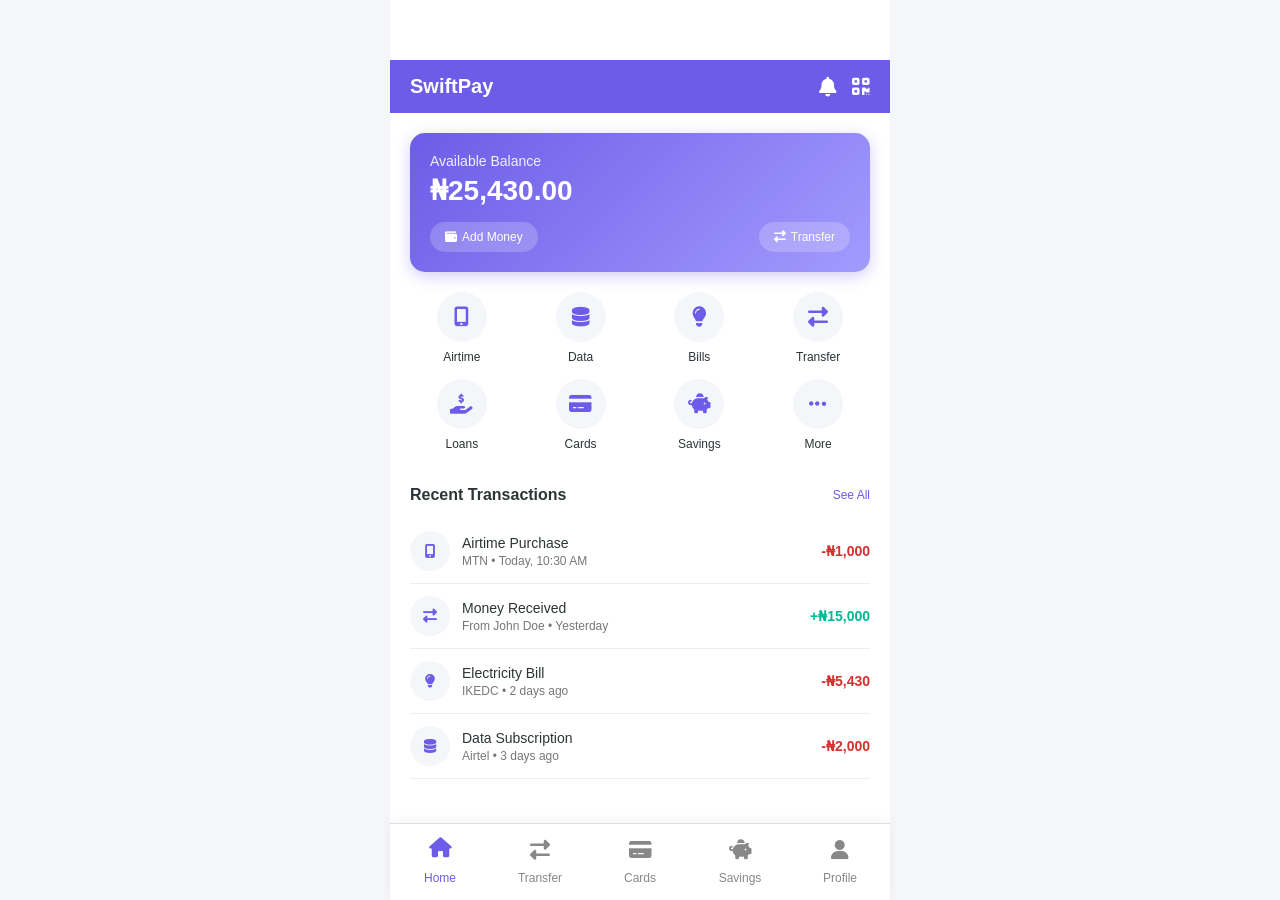
<file: index.html>
<!DOCTYPE html>
<html lang="en">
<head>
    <meta charset="UTF-8">
    <meta name="viewport" content="width=device-width, initial-scale=1.0">
    <title>SwiftPay - Mobile Money</title>
    <link rel="stylesheet" href="https://cdnjs.cloudflare.com/ajax/libs/font-awesome/6.4.0/css/all.min.css">
    <link rel="stylesheet" href="you.css">
</head>
<body>
    <div class="app-container">
        <!-- Home Page -->
        <div class="page active" id="home-page">
            <div class="header">
                <div class="header-title">SwiftPay</div>
                <div class="header-actions">
                    <i class="fas fa-bell header-icon" id="notifications-btn"></i>
                    <i class="fas fa-qrcode header-icon" id="scan-qr-btn"></i>
                </div>
            </div>
            
            <div class="balance-card">
                <div class="balance-label">Available Balance</div>
                <div class="balance-amount">₦25,430.00</div>
                <div class="balance-actions">
                    <button class="balance-btn" id="add-money-btn"><i class="fas fa-wallet"></i> Add Money</button>
                    <button class="balance-btn" id="transfer-btn"><i class="fas fa-exchange-alt"></i> Transfer</button>
                </div>
            </div>
            
            <div class="quick-actions">
                <div class="action-item" data-page="airtime-page">
                    <div class="action-circle">
                        <i class="fas fa-mobile-alt"></i>
                    </div>
                    <div class="action-name">Airtime</div>
                </div>
                <div class="action-item" data-page="data-page">
                    <div class="action-circle">
                        <i class="fas fa-database"></i>
                    </div>
                    <div class="action-name">Data</div>
                </div>
                <div class="action-item" data-page="bills-page">
                    <div class="action-circle">
                        <i class="fas fa-lightbulb"></i>
                    </div>
                    <div class="action-name">Bills</div>
                </div>
                <div class="action-item" data-page="transfer-page">
                    <div class="action-circle">
                        <i class="fas fa-exchange-alt"></i>
                    </div>
                    <div class="action-name">Transfer</div>
                </div>
                <div class="action-item" data-page="loans-page">
                    <div class="action-circle">
                        <i class="fas fa-hand-holding-usd"></i>
                    </div>
                    <div class="action-name">Loans</div>
                </div>
                <div class="action-item" data-page="cards-page">
                    <div class="action-circle">
                        <i class="fas fa-credit-card"></i>
                    </div>
                    <div class="action-name">Cards</div>
                </div>
                <div class="action-item" data-page="savings-page">
                    <div class="action-circle">
                        <i class="fas fa-piggy-bank"></i>
                    </div>
                    <div class="action-name">Savings</div>
                </div>
                <div class="action-item" data-page="more-page">
                    <div class="action-circle">
                        <i class="fas fa-ellipsis-h"></i>
                    </div>
                    <div class="action-name">More</div>
                </div>
            </div>
            
            <div class="section-header">
                <div class="section-title">Recent Transactions</div>
                <div class="section-link" id="see-all-transactions">See All</div>
            </div>
            
            <div class="transactions-list" id="transactions-list">
                <!-- Transactions loaded by JavaScript -->
            </div>
        </div>
        
        <!-- Transfer Page -->
        <div class="page" id="transfer-page">
            <div class="page-header">
                <div class="back-btn"><i class="fas fa-arrow-left"></i></div>
                <div class="page-title">Transfer Money</div>
            </div>
            
            <div class="beneficiaries">
                <div class="form-label">Frequent Beneficiaries</div>
                <div class="beneficiary-list" id="beneficiary-list">
                    <!-- Loaded by JavaScript -->
                </div>
            </div>
            
            <div class="transfer-form">
                <div class="form-group">
                    <label class="form-label">Bank</label>
                    <select class="form-input" id="bank-select">
                        <option value="">Select Bank</option>
                    </select>
                </div>
                
                <div class="form-group">
                    <label class="form-label">Account Number</label>
                    <input type="text" class="form-input" id="account-number" placeholder="Enter account number">
                </div>
                
                <div class="form-group">
                    <label class="form-label">Amount</label>
                    <input type="number" class="form-input" id="transfer-amount" placeholder="Enter amount">
                </div>
                
                <div class="form-group">
                    <label class="form-label">Description (Optional)</label>
                    <input type="text" class="form-input" id="transfer-description" placeholder="Enter description">
                </div>
                
                <button class="submit-btn" id="transfer-now-btn">Transfer Now</button>
            </div>
        </div>
        
        <!-- Airtime Page -->
        <div class="page" id="airtime-page">
            <div class="page-header">
                <div class="back-btn"><i class="fas fa-arrow-left"></i></div>
                <div class="page-title">Buy Airtime</div>
            </div>
            
            <div class="network-options" id="airtime-networks">
                <!-- Loaded by JavaScript -->
            </div>
            
            <div class="transfer-form">
                <div class="form-group">
                    <label class="form-label">Phone Number</label>
                    <input type="tel" class="form-input" id="airtime-phone" placeholder="Enter phone number">
                </div>
                
                <div class="form-group">
                    <label class="form-label">Amount</label>
                    <input type="number" class="form-input" id="airtime-amount" placeholder="Enter amount">
                </div>
                
                <button class="submit-btn" id="buy-airtime-btn">Buy Airtime</button>
            </div>
        </div>
        
        <!-- Data Page -->
        <div class="page" id="data-page">
            <div class="page-header">
                <div class="back-btn"><i class="fas fa-arrow-left"></i></div>
                <div class="page-title">Buy Data</div>
            </div>
            
            <div class="network-options" id="data-networks">
                <!-- Loaded by JavaScript -->
            </div>
            
            <div class="plans-container">
                <div class="form-group">
                    <label class="form-label">Phone Number</label>
                    <input type="tel" class="form-input" id="data-phone" placeholder="Enter phone number">
                </div>
                
                <div class="section-header">
                    <div class="section-title">Data Plans</div>
                </div>
                
                <div class="data-plans" id="data-plans">
                    <!-- Loaded by JavaScript -->
                </div>
                
                <button class="submit-btn" id="buy-data-btn">Continue</button>
            </div>
        </div>
        
        <!-- Bills Page -->
        <div class="page" id="bills-page">
            <div class="page-header">
                <div class="back-btn"><i class="fas fa-arrow-left"></i></div>
                <div class="page-title">Pay Bills</div>
            </div>
            
            <div class="bill-categories" id="bill-categories">
                <!-- Loaded by JavaScript -->
            </div>
        </div>
        
        <!-- Loans Page -->
        <div class="page" id="loans-page">
            <div class="page-header">
                <div class="back-btn"><i class="fas fa-arrow-left"></i></div>
                <div class="page-title">Loans</div>
            </div>
            
            <div class="loan-products" id="loan-products">
                <!-- Loaded by JavaScript -->
            </div>
        </div>
        
        <!-- Cards Page -->
        <div class="page" id="cards-page">
            <div class="page-header">
                <div class="back-btn"><i class="fas fa-arrow-left"></i></div>
                <div class="page-title">My Cards</div>
            </div>
            
            <div class="cards-container" id="cards-container">
                <!-- Loaded by JavaScript -->
            </div>
        </div>
        
        <!-- Savings Page -->
        <div class="page" id="savings-page">
            <div class="page-header">
                <div class="back-btn"><i class="fas fa-arrow-left"></i></div>
                <div class="page-title">Savings</div>
            </div>
            
            <div class="savings-products" id="savings-products">
                <!-- Loaded by JavaScript -->
            </div>
        </div>
        
        <!-- Profile Page -->
        <div class="page" id="profile-page">
            <div class="page-header">
                <div class="back-btn"><i class="fas fa-arrow-left"></i></div>
                <div class="page-title">My Profile</div>
            </div>
            
            <div class="profile-header">
                <div class="profile-avatar">JD</div>
                <div class="profile-info">
                    <h3>John Doe</h3>
                    <p>+234 812 345 6789</p>
                    <p>john.doe@example.com</p>
                </div>
            </div>
            
            <div class="profile-menu">
                <div class="menu-item" id="security-menu">
                    <div class="menu-item-left">
                        <div class="menu-icon">
                            <i class="fas fa-user-shield"></i>
                        </div>
                        <div class="menu-name">Account Security</div>
                    </div>
                    <div><i class="fas fa-chevron-right"></i></div>
                </div>
                
                <div class="menu-item" id="history-menu">
                    <div class="menu-item-left">
                        <div class="menu-icon">
                            <i class="fas fa-history"></i>
                        </div>
                        <div class="menu-name">Transaction History</div>
                    </div>
                    <div><i class="fas fa-chevron-right"></i></div>
                </div>
                
                <div class="menu-item" id="notifications-menu">
                    <div class="menu-item-left">
                        <div class="menu-icon">
                            <i class="fas fa-bell"></i>
                        </div>
                        <div class="menu-name">Notifications</div>
                    </div>
                    <div><i class="fas fa-chevron-right"></i></div>
                </div>
                
                <div class="menu-item" id="help-menu">
                    <div class="menu-item-left">
                        <div class="menu-icon">
                            <i class="fas fa-question-circle"></i>
                        </div>
                        <div class="menu-name">Help & Support</div>
                    </div>
                    <div><i class="fas fa-chevron-right"></i></div>
                </div>
                
                <div class="menu-item" id="settings-menu">
                    <div class="menu-item-left">
                        <div class="menu-icon">
                            <i class="fas fa-cog"></i>
                        </div>
                        <div class="menu-name">Settings</div>
                    </div>
                    <div><i class="fas fa-chevron-right"></i></div>
                </div>
                
                <div class="menu-item" id="logout-menu">
                    <div class="menu-item-left">
                        <div class="menu-icon">
                            <i class="fas fa-sign-out-alt"></i>
                        </div>
                        <div class="menu-name">Logout</div>
                    </div>
                    <div><i class="fas fa-chevron-right"></i></div>
                </div>
            </div>
        </div>
        
        <!-- Bottom Navigation -->
        <div class="bottom-nav">
            <div class="nav-item active" data-page="home-page">
                <div class="nav-icon"><i class="fas fa-home"></i></div>
                <div>Home</div>
            </div>
            <div class="nav-item" data-page="transfer-page">
                <div class="nav-icon"><i class="fas fa-exchange-alt"></i></div>
                <div>Transfer</div>
            </div>
            <div class="nav-item" data-page="cards-page">
                <div class="nav-icon"><i class="fas fa-credit-card"></i></div>
                <div>Cards</div>
            </div>
            <div class="nav-item" data-page="savings-page">
                <div class="nav-icon"><i class="fas fa-piggy-bank"></i></div>
                <div>Savings</div>
            </div>
            <div class="nav-item" data-page="profile-page">
                <div class="nav-icon"><i class="fas fa-user"></i></div>
                <div>Profile</div>
            </div>
        </div>
    </div>

    <script src="you.js"></script>
</body>
</html>
</file>
<file: you.css>
/* Base Styles */
* {
    margin: 0;
    padding: 0;
    box-sizing: border-box;
    font-family: 'Segoe UI', Tahoma, Geneva, Verdana, sans-serif;
}

body {
    background-color: #f5f6fa;
    color: #2d3436;
    font-size: 14px;
}

.app-container {
    max-width: 500px;
    margin: 0 auto;
    background-color: white;
    min-height: 100vh;
    position: relative;
    overflow-x: hidden;
}

/* Header Styles */
.header {
    background-color: #6c5ce7;
    color: white;
    padding: 15px 20px;
    display: flex;
    justify-content: space-between;
    align-items: center;
    position: sticky;
    top: 0;
    z-index: 100;
}

.header-title {
    font-size: 20px;
    font-weight: bold;
}

.header-actions {
    display: flex;
    gap: 15px;
}

.header-icon {
    font-size: 20px;
    cursor: pointer;
}

/* Balance Card */
.balance-card {
    background: linear-gradient(135deg, #6c5ce7, #a29bfe);
    color: white;
    margin: 20px;
    padding: 20px;
    border-radius: 15px;
    box-shadow: 0 4px 15px rgba(108, 92, 231, 0.3);
}

.balance-label {
    font-size: 14px;
    opacity: 0.9;
}

.balance-amount {
    font-size: 28px;
    font-weight: bold;
    margin: 5px 0 15px;
}

.balance-actions {
    display: flex;
    justify-content: space-between;
}

.balance-btn {
    background-color: rgba(255, 255, 255, 0.2);
    border: none;
    color: white;
    padding: 8px 15px;
    border-radius: 20px;
    font-size: 12px;
    font-weight: 500;
    display: flex;
    align-items: center;
    gap: 5px;
    cursor: pointer;
}

/* Quick Actions */
.quick-actions {
    display: grid;
    grid-template-columns: repeat(4, 1fr);
    gap: 15px;
    padding: 0 20px 20px;
}

.action-item {
    display: flex;
    flex-direction: column;
    align-items: center;
    gap: 8px;
    cursor: pointer;
}

.action-circle {
    width: 50px;
    height: 50px;
    border-radius: 50%;
    background-color: #f5f6fa;
    display: flex;
    align-items: center;
    justify-content: center;
    font-size: 20px;
    color: #6c5ce7;
}

.action-name {
    font-size: 12px;
    font-weight: 500;
    text-align: center;
}

/* Transactions */
.section-header {
    display: flex;
    justify-content: space-between;
    align-items: center;
    padding: 15px 20px;
}

.section-title {
    font-weight: 600;
    font-size: 16px;
}

.section-link {
    color: #6c5ce7;
    font-size: 12px;
    font-weight: 500;
    cursor: pointer;
}

.transactions-list {
    padding: 0 20px 80px;
}

.transaction-item {
    display: flex;
    justify-content: space-between;
    align-items: center;
    padding: 12px 0;
    border-bottom: 1px solid #eee;
}

.transaction-left {
    display: flex;
    align-items: center;
    gap: 12px;
}

.transaction-icon {
    width: 40px;
    height: 40px;
    border-radius: 50%;
    background-color: #f5f6fa;
    display: flex;
    align-items: center;
    justify-content: center;
    color: #6c5ce7;
}

.transaction-details h4 {
    font-size: 14px;
    font-weight: 500;
    margin-bottom: 3px;
}

.transaction-details p {
    font-size: 12px;
    color: #777;
}

.transaction-amount {
    font-weight: 600;
}

.credit {
    color: #00b894;
}

.debit {
    color: #d63031;
}

/* Bottom Navigation */
.bottom-nav {
    position: fixed;
    bottom: 0;
    width: 100%;
    max-width: 500px;
    background-color: white;
    display: flex;
    justify-content: space-around;
    padding: 12px 0;
    border-top: 1px solid #eee;
    z-index: 100;
}

.nav-item {
    display: flex;
    flex-direction: column;
    align-items: center;
    gap: 5px;
    color: #777;
    font-size: 12px;
    cursor: pointer;
}

.nav-item.active {
    color: #6c5ce7;
}

.nav-icon {
    font-size: 20px;
}

/* Page Styles */
.page {
    display: none;
    position: absolute;
    top: 0;
    left: 0;
    width: 100%;
    height: 100%;
    background-color: white;
    z-index: 200;
    padding-top: 60px;
    overflow-y: auto;
}

.page.active {
    display: block;
    animation: slideIn 0.3s forwards;
}

.page-header {
    position: fixed;
    top: 0;
    left: 0;
    width: 100%;
    max-width: 500px;
    background-color: #6c5ce7;
    color: white;
    padding: 15px 20px;
    display: flex;
    align-items: center;
    gap: 15px;
    z-index: 210;
}

.back-btn {
    font-size: 20px;
    cursor: pointer;
}

.page-title {
    font-size: 18px;
    font-weight: 600;
}

/* Form Styles */
.transfer-form, .plans-container {
    padding: 20px;
}

.form-group {
    margin-bottom: 20px;
}

.form-label {
    display: block;
    margin-bottom: 8px;
    font-weight: 500;
    font-size: 14px;
}

.form-input {
    width: 100%;
    padding: 12px 15px;
    border: 1px solid #ddd;
    border-radius: 10px;
    font-size: 14px;
}

.form-input:focus {
    border-color: #6c5ce7;
    outline: none;
}

.submit-btn {
    background-color: #6c5ce7;
    color: white;
    border: none;
    padding: 15px;
    width: 100%;
    border-radius: 10px;
    font-size: 16px;
    font-weight: 600;
    cursor: pointer;
    margin-top: 10px;
}

/* Network Options */
.network-options, .bill-categories {
    padding: 20px;
    display: grid;
    grid-template-columns: repeat(4, 1fr);
    gap: 15px;
}

.network-item, .bill-item {
    display: flex;
    flex-direction: column;
    align-items: center;
    gap: 8px;
    cursor: pointer;
}

.network-logo, .bill-icon {
    width: 50px;
    height: 50px;
    border-radius: 50%;
    background-color: #f5f6fa;
    display: flex;
    align-items: center;
    justify-content: center;
    font-size: 20px;
}

/* Data Plans */
.data-plans {
    margin-top: 15px;
}

.plan-card {
    background-color: white;
    border-radius: 10px;
    padding: 15px;
    margin-bottom: 15px;
    box-shadow: 0 2px 10px rgba(0, 0, 0, 0.05);
    border: 1px solid #eee;
    cursor: pointer;
}

.plan-card:hover {
    border-color: #6c5ce7;
}

.plan-header {
    display: flex;
    justify-content: space-between;
    margin-bottom: 10px;
}

.plan-amount {
    font-weight: 600;
    font-size: 16px;
}

.plan-size {
    font-weight: 600;
    color: #6c5ce7;
}

.plan-details {
    display: flex;
    justify-content: space-between;
    font-size: 12px;
    color: #777;
}

/* Profile Page */
.profile-header {
    padding: 20px;
    display: flex;
    align-items: center;
    gap: 15px;
    border-bottom: 1px solid #eee;
}

.profile-avatar {
    width: 70px;
    height: 70px;
    border-radius: 50%;
    background-color: #f5f6fa;
    display: flex;
    align-items: center;
    justify-content: center;
    font-size: 24px;
    color: #6c5ce7;
}

.profile-info h3 {
    font-size: 18px;
    margin-bottom: 5px;
}

.profile-info p {
    font-size: 14px;
    color: #777;
}

.profile-menu {
    padding: 15px 0;
}

.menu-item {
    display: flex;
    justify-content: space-between;
    align-items: center;
    padding: 15px 20px;
    border-bottom: 1px solid #eee;
    cursor: pointer;
}

.menu-item-left {
    display: flex;
    align-items: center;
    gap: 15px;
}

.menu-icon {
    width: 30px;
    height: 30px;
    border-radius: 50%;
    background-color: #f5f6fa;
    display: flex;
    align-items: center;
    justify-content: center;
    color: #6c5ce7;
}

.menu-name {
    font-weight: 500;
    font-size: 14px;
}

/* Animations */
@keyframes slideIn {
    from { transform: translateX(100%); }
    to { transform: translateX(0); }
}

@keyframes slideOut {
    from { transform: translateX(0); }
    to { transform: translateX(-100%); }
}
/* Bottom Navigation Styles */
.bottom-nav {
    position: fixed;
    bottom: 0;
    left: 0;
    right: 0;
    width: 100%;
    max-width: 500px; /* Matches your app container width */
    margin: 0 auto;
    background-color: #ffffff;
    display: flex;
    justify-content: space-around;
    align-items: center;
    padding: 10px 0;
    border-top: 1px solid #e0e0e0;
    box-shadow: 0 -2px 10px rgba(0, 0, 0, 0.05);
    z-index: 1000; /* Ensures it stays above other content */
}

.nav-item {
    display: flex;
    flex-direction: column;
    align-items: center;
    justify-content: center;
    padding: 5px 10px;
    color: #888888;
    font-size: 12px;
    cursor: pointer;
    transition: all 0.2s ease;
    flex: 1; /* Equal width for all items */
    text-align: center;
}

.nav-item.active {
    color: #6c5ce7; /* Your primary color */
}

.nav-icon {
    font-size: 20px;
    margin-bottom: 4px;
    transition: all 0.2s ease;
}

.nav-item.active .nav-icon {
    color: #6c5ce7; /* Match active text color */
    transform: translateY(-2px); /* Slight lift effect */
}

/* Hover effects */
.nav-item:hover {
    color: #6c5ce7;
}

.nav-item:hover .nav-icon {
    transform: translateY(-3px);
}

/* Ensure content isn't hidden behind the nav */
.app-container {
    padding-bottom: 70px; /* Adjust based on your nav height */
}
</file>
